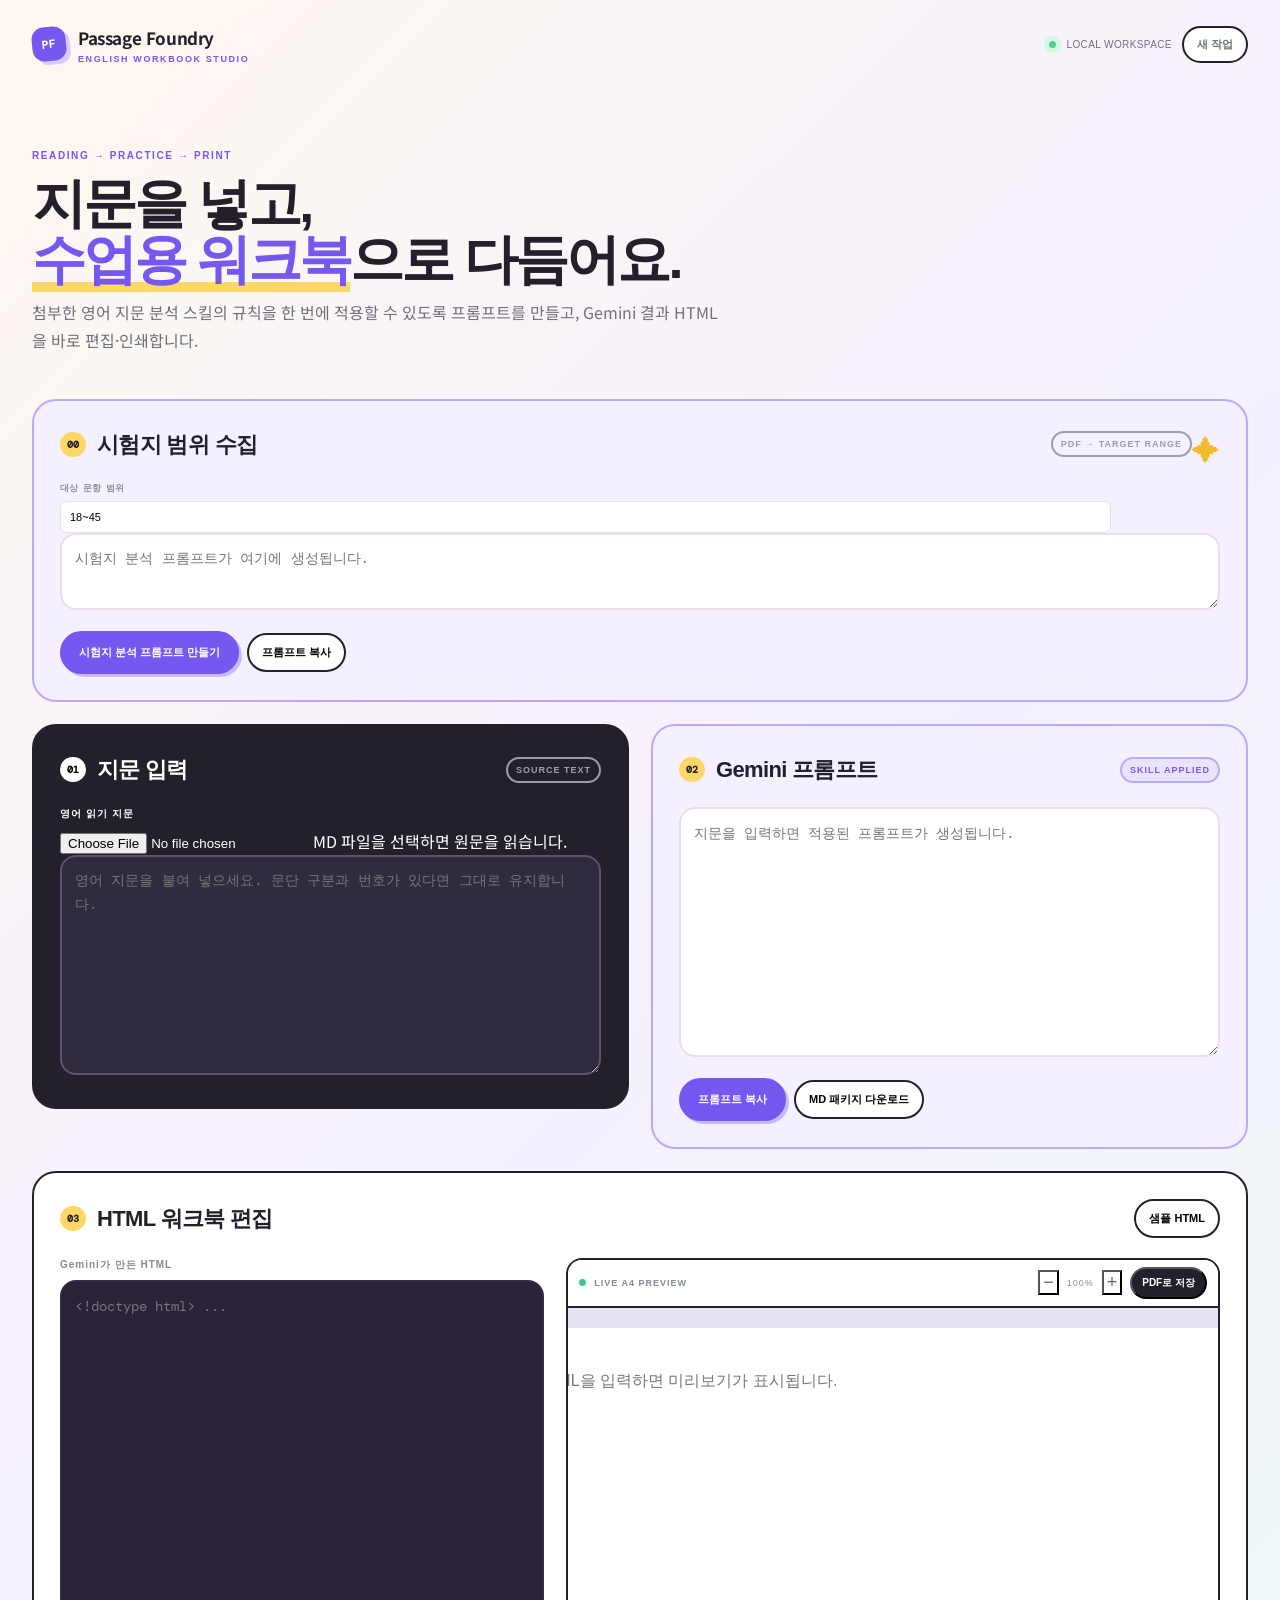
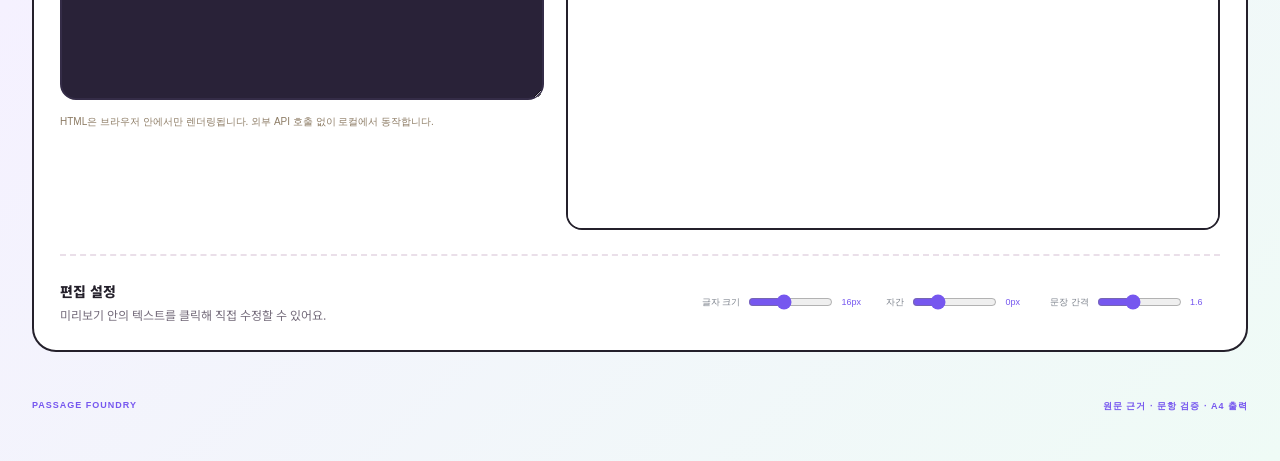
<file: docs/index.html>
﻿<!doctype html>
<html lang="ko">
<head>
  <meta charset="utf-8" />
  <meta name="viewport" content="width=device-width, initial-scale=1" />
  <title>Passage Foundry · 영어 지문 워크북</title>
  <link rel="preconnect" href="https://fonts.googleapis.com">
  <link rel="preconnect" href="https://fonts.gstatic.com" crossorigin>
  <link href="https://fonts.googleapis.com/css2?family=DM+Mono:wght@400;500&family=Manrope:wght@400;500;600;700;800&family=Noto+Sans+KR:wght@400;500;700;900&display=swap" rel="stylesheet">
  <link rel="stylesheet" href="style.css" />
</head>
<body>
  <div class="shell">
    <header class="topbar">
      <div class="brand"><span class="brand-mark">PF</span><div><b>Passage Foundry</b><small>ENGLISH WORKBOOK STUDIO</small></div></div>
      <div class="top-actions"><span class="status-dot"></span><span>LOCAL WORKSPACE</span><button class="ghost" id="resetBtn">새 작업</button></div>
    </header>

    <main>
      <section class="hero">
        <div><p class="eyebrow">READING → PRACTICE → PRINT</p><h1>지문을 넣고,<br><em>수업용 워크북</em>으로 다듬어요.</h1><p class="hero-copy">첨부한 영어 지문 분석 스킬의 규칙을 한 번에 적용할 수 있도록 프롬프트를 만들고, Gemini 결과 HTML을 바로 편집·인쇄합니다.</p></div>
        <div class="hero-note"><span>01</span><b>원문을 보존하고</b><p>문장 단위 분석과 문제 근거를 추적합니다.</p><span>02</span><b>결과를 눈으로 확인하고</b><p>A4 편집 화면에서 바로 고칩니다.</p></div>
      </section>

      <section class="card exam-card">
        <div class="card-head"><div><span class="step">00</span><h2>시험지 범위 수집</h2></div><span class="chip">PDF → TARGET RANGE</span></div>
        
        <div class="field-row"><label>대상 문항 범위 <input id="targetRange" value="18~45" placeholder="예: 29~33"></label></div>
        <textarea id="examPrompt" readonly placeholder="시험지 분석 프롬프트가 여기에 생성됩니다."></textarea>
        <div class="button-row"><button class="primary" id="buildExamPrompt">시험지 분석 프롬프트 만들기</button><button class="secondary" id="copyExamPrompt" disabled>프롬프트 복사</button><span class="copy-state" id="examCopyState"></span></div>
        
      </section>      <div class="workspace-grid">
        <section class="card input-card">
          <div class="card-head"><div><span class="step">01</span><h2>지문 입력</h2></div><span class="chip">SOURCE TEXT</span></div>
          <label class="field-label" for="passage">영어 읽기 지문</label><div class="file-row"><input id="passageFile" type="file" accept=".md,.txt" class="file-input"><span id="passageFileState" class="file-state">MD 파일을 선택하면 원문을 읽습니다.</span></div>
          <textarea id="passage" placeholder="영어 지문을 붙여 넣으세요. 문단 구분과 번호가 있다면 그대로 유지합니다."></textarea>
          
          
        </section>

        <section class="card prompt-card">
          <div class="card-head"><div><span class="step">02</span><h2>Gemini 프롬프트</h2></div><span class="chip accent">SKILL APPLIED</span></div>
          
          <textarea id="prompt" readonly placeholder="지문을 입력하면 적용된 프롬프트가 생성됩니다."></textarea>
          <div class="button-row"><button class="primary" id="copyPrompt" disabled>프롬프트 복사</button><button class="secondary" id="downloadPrompt" disabled>MD 패키지 다운로드</button><span class="copy-state" id="copyState"></span></div>
        </section>
      </div>

      <section class="card editor-card">
        <div class="card-head editor-head"><div><span class="step">03</span><h2>HTML 워크북 편집</h2></div><div class="editor-actions"><button class="secondary" id="sampleHtml">샘플 HTML</button></div></div>
        <div class="editor-grid">
          <div class="code-pane"><label class="field-label" for="htmlInput">Gemini가 만든 HTML</label><textarea id="htmlInput" placeholder="<!doctype html> ..."></textarea><p class="tiny">HTML은 브라우저 안에서만 렌더링됩니다. 외부 API 호출 없이 로컬에서 동작합니다.</p></div>
          <div class="preview-pane"><div class="preview-toolbar"><span class="live-dot"></span><b>LIVE A4 PREVIEW</b><span class="toolbar-spacer"></span><button class="icon-btn" id="zoomOut">−</button><span id="zoomValue">100%</span><button class="icon-btn" id="zoomIn">+</button><button class="download" id="printPdf">PDF로 저장</button></div><div class="paper-wrap" id="paperWrap"><iframe id="preview" title="워크북 미리보기"></iframe></div></div>
        </div>
        <div class="controls"><div class="control-title">편집 설정 <span>미리보기 안의 텍스트를 클릭해 직접 수정할 수 있어요.</span></div><label>글자 크기 <input type="range" id="fontSize" min="12" max="22" value="16"><output id="fontSizeOut">16px</output></label><label>자간 <input type="range" id="letterSpacing" min="-1" max="3" step="0.1" value="0"><output id="letterOut">0px</output></label><label>문장 간격 <input type="range" id="lineHeight" min="1.2" max="2.2" step="0.1" value="1.6"><output id="lineOut">1.6</output></label></div>
      </section>
    </main>
    <footer><span>PASSAGE FOUNDRY</span><span>원문 근거 · 문항 검증 · A4 출력</span></footer>
  </div>
  <script src="app.js?v=20261108-12"></script>
</body>
</html>
</file>
<file: docs/style.css>
﻿:root{--bg:#e8dfc8;--panel:#f2ead7;--ink:#2c241d;--muted:#776b5a;--line:#c9b99b;--accent:#a75b3d;--accent2:#c77a53;--dark:#211a15}*{box-sizing:border-box}body{margin:0;background:radial-gradient(circle at 10% 0%,rgba(255,255,255,.35),transparent 35%),var(--bg);color:var(--ink);font-family:"Spectral","Noto Serif KR",serif}.shell{max-width:1500px;margin:auto;padding:0 28px}.topbar{height:72px;border-bottom:1px solid var(--line);display:flex;align-items:center;justify-content:space-between}.brand{display:flex;gap:12px;align-items:center}.brand-mark{background:var(--accent);width:34px;height:34px;border-radius:2px;color:white;display:grid;place-items:center;font:700 11px 'DM Mono'}.brand b{font-size:15px;letter-spacing:-.4px}.brand small{display:block;color:#9aa0aa;font:500 9px 'DM Mono';letter-spacing:1.6px;margin-top:2px}.top-actions{display:flex;align-items:center;gap:10px;color:#9298a2;font:500 10px 'DM Mono';letter-spacing:1px}.status-dot,.live-dot{width:7px;height:7px;border-radius:50%;background:#42c58d;display:inline-block}.ghost{background:#fff;border:1px solid var(--line);border-radius:7px;padding:9px 13px;color:#6d727b;font-size:11px}.hero{padding:42px 4px 28px;display:flex;justify-content:space-between;align-items:end}.eyebrow{font:600 10px 'DM Mono';color:var(--accent);letter-spacing:2px;margin:0 0 14px}.hero h1{font-family:"IM Fell English",serif;font-size:44px;line-height:1.08;letter-spacing:-1px;margin:0}.hero h1 em{color:var(--accent);font-style:normal}.hero-copy{color:var(--muted);font-size:13px;margin:12px 0 0;max-width:590px}.hero-note{display:none}.workspace-grid{display:grid;grid-template-columns:390px 1fr;gap:16px;align-items:start}.card{background:var(--panel);border:1px solid var(--line);border-radius:3px;box-shadow:0 5px 18px rgba(69,48,29,.08);padding:22px}.input-card{background:var(--dark);color:#f2ead7;border-color:var(--dark)}.input-card .field-label,.input-card .card h2{color:#fff}.input-card .step{background:#343946;color:#c8c1ff}.input-card textarea,.input-card .field-row input{background:#282c36;border-color:#3c414e;color:#fff}.input-card .field-row label{color:#9ea4b1}.card-head{display:flex;align-items:center;justify-content:space-between;margin-bottom:20px}.card-head>div{display:flex;align-items:center;gap:11px}.step{font:500 10px 'DM Mono';color:var(--accent);background:#f0eeff;border-radius:6px;padding:6px 7px}.card h2{font-size:16px;letter-spacing:-.5px;margin:0}.chip{font:500 9px 'DM Mono';letter-spacing:1px;color:#9ba0a8;border:1px solid var(--line);padding:6px 8px;border-radius:20px}.chip.accent{background:#f2f0ff;color:var(--accent);border-color:#ded9ff}.field-label{display:block;font:600 10px 'DM Mono';letter-spacing:1px;color:#858b95;margin-bottom:8px}.card textarea{width:100%;resize:vertical;border:1px solid var(--line);border-radius:8px;background:#f8f1df;padding:13px;outline:none;color:var(--ink);font-size:12px;line-height:1.65}.card textarea:focus{border-color:#aaa1ff;box-shadow:0 0 0 3px #eeeaff}.input-card textarea{min-height:205px}.prompt-card textarea{min-height:240px;font:11px/1.6 'DM Mono';color:#5d577d}.field-row{display:grid;grid-template-columns:1fr 100px;gap:9px;margin-top:12px}.field-row label{font:600 9px 'DM Mono';color:#8b919b}.field-row input{width:100%;margin-top:6px;padding:9px;border-radius:7px;border:1px solid var(--line);font-size:11px;outline:none}.button-row{display:flex;gap:8px;align-items:center;margin-top:14px}.primary,.secondary{border-radius:7px;padding:10px 13px;font-size:11px;font-weight:700}.primary{background:var(--accent);color:#fff}.primary:hover{background:#5949d4}.secondary{background:#eff0f3;color:#636872}.input-card .secondary{background:#2c303a;color:#d8dbe2}.hint{color:var(--muted);font-size:11px;line-height:1.5;margin:-7px 0 12px}.editor-card{margin-top:16px;padding:20px}.editor-head{margin-bottom:15px}.editor-actions{display:flex;gap:7px}.editor-grid{display:grid;grid-template-columns:390px 1fr;gap:14px}.code-pane textarea{height:420px;background:#2a211a;color:#eadfc8;border-color:#20232b;font:11px/1.6 'DM Mono'}.tiny{color:#9ba0a8;font-size:10px;margin:8px 0}.preview-pane{border:1px solid var(--line);border-radius:9px;overflow:hidden;background:#eef0f3}.preview-toolbar{height:40px;background:#eee4ce;border-bottom:1px solid var(--line);display:flex;align-items:center;gap:8px;padding:0 11px;font:500 9px 'DM Mono';letter-spacing:1px;color:#858b95}.toolbar-spacer{flex:1}.icon-btn{background:transparent;color:#626873;font-size:18px;padding:0 3px}.download{background:var(--ink);color:#fff;border-radius:6px;padding:7px 10px;font-size:10px;font-weight:700}.paper-wrap{height:420px;overflow:auto;padding:20px;display:flex;justify-content:center}.paper-wrap iframe{width:794px;min-width:794px;height:1123px;border:0;background:#fff;box-shadow:0 5px 20px #cfd2d8;transform-origin:top center}.controls{display:flex;align-items:center;gap:15px;flex-wrap:wrap;margin-top:15px;padding-top:14px;border-top:1px solid var(--line)}.control-title{font-size:11px;font-weight:800;margin-right:auto}.control-title span{display:block;color:#9aa0a8;font-size:9px;font-weight:400;margin-top:3px}.controls label{display:flex;align-items:center;gap:6px;font:500 9px 'DM Mono';color:#7b818b}.controls input{width:85px;accent-color:var(--accent)}.controls output{color:var(--accent);min-width:30px}footer{display:flex;justify-content:space-between;padding:24px 3px 36px;color:#a4a9b1;font:500 9px 'DM Mono';letter-spacing:1px}@media(max-width:1000px){.shell{padding:0 16px}.hero{padding-top:30px}.hero h1{font-size:32px}.workspace-grid,.editor-grid{grid-template-columns:1fr}.input-card textarea{min-height:150px}.paper-wrap{height:480px}}@media(max-width:600px){.top-actions{display:none}.hero h1{font-size:29px}.editor-actions{flex-wrap:wrap}.controls{gap:9px}.control-title{width:100%}}
.hero h1 em{color:var(--accent)} .eyebrow,.chip.accent{color:var(--accent)} .card h2{font-family:"IM Fell English","Noto Serif KR",serif;font-size:20px} .card-head{border-bottom:1px solid var(--line);padding-bottom:14px} .step{color:var(--accent);background:#ead2bd} .paper-wrap{background:#d7cbb2} .download,.primary{background:var(--accent)} .download:hover,.primary:hover{background:#85472f} .tiny,footer{color:#8d7c65}
/* Minimal Design System override */
:root{--bg:#fff;--panel:#fff;--ink:#000;--muted:#737373;--line:#e5e5e5;--accent:#000;--hover:#f5f5f5;--dark:#000}
*{box-shadow:none!important}body{background:var(--bg);color:var(--ink);font-family:Inter,-apple-system,BlinkMacSystemFont,"Segoe UI","Noto Sans KR",sans-serif;line-height:1.6}.shell{max-width:1280px;padding:0 32px}.topbar{height:80px;border-bottom:1px solid var(--line)}.brand-mark{background:#000;border-radius:4px}.brand b{font-weight:700}.brand small,.top-actions,.eyebrow,.field-label,.chip,.tiny,footer,.preview-toolbar,.controls label{font-family:Inter,-apple-system,BlinkMacSystemFont,"Segoe UI",sans-serif}.top-actions{letter-spacing:.04em}.ghost{border-color:#d4d4d4;background:#fff;border-radius:6px}.hero{padding:96px 0 80px;display:block;max-width:760px}.eyebrow{color:#737373;letter-spacing:.12em}.hero h1{font-family:Inter,-apple-system,BlinkMacSystemFont,"Segoe UI",sans-serif;font-size:48px;line-height:1.1;letter-spacing:-.04em;font-weight:700}.hero h1 em{color:#000}.hero-copy{font-size:18px;line-height:1.7;color:var(--muted);max-width:680px}.workspace-grid{grid-template-columns:1fr 1fr;gap:64px}.card{border:1px solid var(--line);border-radius:8px;background:#fff;padding:32px}.input-card{background:#000;color:#fff;border-color:#000}.input-card textarea,.input-card .field-row input{background:#111;border-color:#404040;color:#fff}.input-card .field-row label{color:#b3b3b3}.card-head{margin-bottom:24px;padding-bottom:0;border:0}.card h2{font-family:Inter,-apple-system,BlinkMacSystemFont,"Segoe UI",sans-serif;font-size:24px;letter-spacing:-.03em;font-weight:600}.step{background:#f5f5f5;color:#000;border-radius:999px}.input-card .step{background:#fff;color:#000}.chip{border-color:var(--line);border-radius:999px}.chip.accent{color:#000;background:#f5f5f5;border-color:#ddd}.card textarea{background:#fff;border-color:#d4d4d4;border-radius:6px;font-size:14px;line-height:1.7}.input-card textarea{min-height:220px}.prompt-card textarea{min-height:250px;color:#404040}.primary{background:#000;border:1px solid #000;border-radius:6px}.primary:hover{background:#333}.secondary{background:#fff;border:1px solid #d4d4d4;border-radius:6px;color:#000}.input-card .secondary{background:#111;color:#fff;border-color:#555}.editor-card{margin-top:64px;padding:32px}.editor-grid{grid-template-columns:1fr 1.35fr;gap:24px}.code-pane textarea{background:#0a0a0a;border-color:#0a0a0a;color:#f5f5f5;border-radius:6px}.preview-pane{border-color:var(--line);background:#fafafa;border-radius:6px}.preview-toolbar{background:#fff}.paper-wrap{background:#f5f5f5;height:520px}.download{background:#000;border-radius:6px}.controls{margin-top:24px;padding-top:24px}.control-title{font-size:14px}.control-title span{font-size:12px;color:var(--muted)}footer{padding:48px 0;color:#737373}@media(prefers-color-scheme:dark){:root{--bg:#000;--panel:#000;--ink:#fff;--muted:#a3a3a3;--line:#262626;--hover:#171717}.topbar{border-color:#262626}.card,.preview-toolbar,.ghost,.secondary{background:#000;color:#fff;border-color:#404040}.card textarea{background:#0a0a0a;color:#fff;border-color:#404040}.paper-wrap{background:#171717}.preview-pane{background:#171717}.step,.chip.accent{background:#171717;color:#fff;border-color:#404040}.input-card{background:#fff;color:#000}.input-card textarea,.input-card .field-row input{background:#f5f5f5;color:#000;border-color:#d4d4d4}.input-card .field-row label{color:#737373}.input-card .step{background:#000;color:#fff}.input-card .secondary{background:#fff;color:#000;border-color:#d4d4d4}.hero h1 em{color:#fff}.primary,.download{background:#fff;color:#000;border-color:#fff}}
/* Playful workbook theme */
:root{--bg:#fff8f0;--panel:#ffffff;--ink:#24202b;--muted:#766d7c;--line:#eadfe9;--accent:#7657ef;--yellow:#ffd766;--mint:#b8f0d5;--pink:#ff9cbb;--blue:#9edcff}body{background:linear-gradient(135deg,#fff8f0 0%,#f5f1ff 48%,#effbf6 100%);color:var(--ink);font-family:Inter,"Noto Sans KR",sans-serif}.shell{max-width:1320px}.topbar{height:88px;border-bottom:0}.brand-mark{background:var(--accent);border-radius:12px;transform:rotate(-6deg);box-shadow:4px 4px 0 #d9ccff!important}.brand b{font-size:17px}.brand small{color:var(--accent);font-weight:700}.top-actions{color:var(--muted)}.status-dot{background:#50cf8e;box-shadow:0 0 0 5px #d6f7e5!important}.ghost{background:#fff;border:2px solid var(--ink);border-radius:999px;font-weight:700}.hero{padding:62px 0 45px;max-width:850px}.eyebrow{color:var(--accent);font-weight:800;letter-spacing:.16em}.hero h1{font-size:54px;letter-spacing:-.055em;line-height:1.04}.hero h1 em{color:var(--accent);text-decoration:underline;text-decoration-color:var(--yellow);text-decoration-thickness:10px;text-underline-offset:4px}.hero-copy{font-size:16px;color:var(--muted);max-width:700px}.workspace-grid{gap:22px}.card{border:2px solid var(--ink);border-radius:24px;padding:26px;background:var(--panel)}.card:nth-child(2){background:#f4f0ff;border-color:#b9aaff}.input-card{background:var(--ink);border-color:var(--ink);color:#fff}.card-head{margin-bottom:20px}.card h2{font-size:22px;font-weight:800}.step{background:var(--yellow);color:var(--ink);font-weight:800;border-radius:999px}.chip{border:2px solid currentColor;font-weight:800}.chip.accent{color:var(--accent);background:#e9e3ff;border-color:#b9aaff}.card textarea{border:2px solid var(--line);border-radius:16px;background:#fff;font-size:14px}.input-card textarea,.input-card .field-row input{background:#312c3d;border-color:#5d536f}.primary{background:var(--accent);border:2px solid var(--accent);border-radius:999px;padding:12px 17px;box-shadow:3px 3px 0 #c6baff!important}.primary:hover{background:#5d42d8}.secondary{border:2px solid var(--ink);border-radius:999px;background:#fff;font-weight:700}.input-card .secondary{background:#fff;color:var(--ink);border-color:#fff}.exam-card{margin-bottom:22px;background:#fffced;border-color:#edc84c}.exam-card:before{content:'✦';float:right;font-size:28px;color:#f0bd28}.confirm-row{margin-top:14px;font-size:12px;color:var(--muted)}.editor-card{margin-top:22px}.editor-grid{gap:22px}.code-pane textarea{border:2px solid #342c47;border-radius:16px;background:#292238}.preview-pane{border:2px solid var(--ink);border-radius:16px;overflow:hidden}.preview-toolbar{background:#fff;border-bottom:2px solid var(--ink);height:48px}.download{background:var(--ink);border-radius:999px}.paper-wrap{background:#e9e4f5;height:520px}.controls{border-top:2px dashed var(--line)}footer{font-weight:700;color:var(--accent)}@media(max-width:1000px){.hero h1{font-size:42px}}@media(prefers-color-scheme:dark){:root{--bg:#211d2d;--panel:#2d273b;--ink:#fff;--muted:#c5bdd2;--line:#514667}.card:nth-child(2){background:#332b50}.exam-card{background:#423c25;border-color:#d0ab2d}.card textarea{background:#211d2d;color:#fff}.secondary,.ghost{background:#2d273b;color:#fff;border-color:#fff}.paper-wrap{background:#171421}}
.ready-glow{background:#ffd43b!important;color:#211b00!important;border-color:#f0b900!important;box-shadow:0 0 0 3px rgba(255,212,59,.28),0 0 22px rgba(255,196,35,.8)!important;animation:glowPulse 1.4s ease-in-out infinite alternate}@keyframes glowPulse{from{filter:brightness(1)}to{filter:brightness(1.12)}}
</file>
